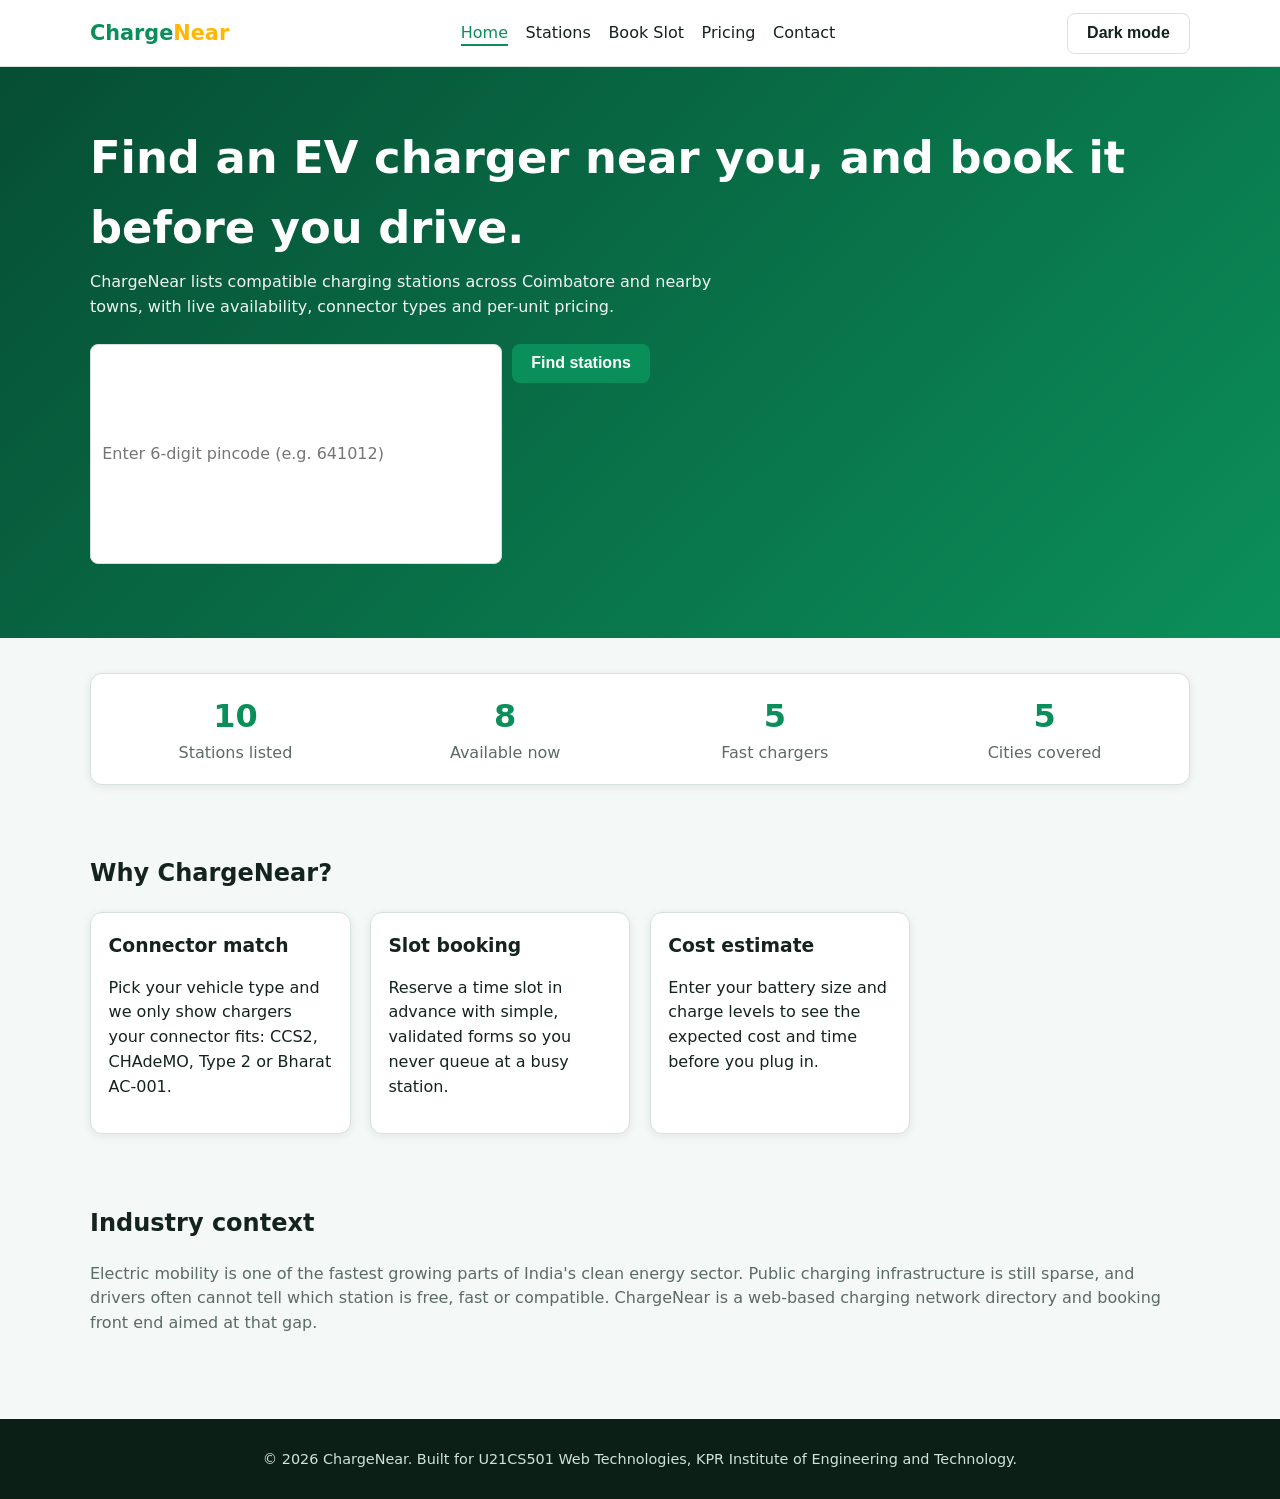
<file: index.html>
<!DOCTYPE html>
<html lang="en">
<head>
  <meta charset="UTF-8">
  <meta name="viewport" content="width=device-width, initial-scale=1">
  <meta name="description" content="ChargeNear helps EV owners in Tamil Nadu find compatible charging stations and book slots online.">
  <title>ChargeNear | EV Charging Station Finder</title>
  <link rel="stylesheet" href="css/style.css">
</head>
<body>
  <header class="site">
    <div class="container">
      <a class="logo" href="index.html">Charge<span>Near</span></a>
      <nav aria-label="Main">
        <ul>
          <li><a href="index.html">Home</a></li>
          <li><a href="stations.html">Stations</a></li>
          <li><a href="book.html">Book Slot</a></li>
          <li><a href="pricing.html">Pricing</a></li>
          <li><a href="contact.html">Contact</a></li>
        </ul>
      </nav>
      <button class="ghost" id="themeToggle" type="button">Dark mode</button>
    </div>
  </header>

  <main>
    <section class="hero">
      <div class="container">
        <h1>Find an EV charger near you, and book it before you drive.</h1>
        <p>ChargeNear lists compatible charging stations across Coimbatore and nearby towns, with live availability, connector types and per-unit pricing.</p>
        <form class="search-row" id="quickSearch" novalidate style="background:transparent;border:0;box-shadow:none;padding:0;">
          <div class="field" style="flex:1 1 220px;margin:0;">
            <label class="visually-hidden" for="pin">Pincode</label>
            <input id="pin" name="pincode" type="text" inputmode="numeric" maxlength="6" placeholder="Enter 6-digit pincode (e.g. 641012)" autocomplete="postal-code">
            <div class="error" style="color:#ffd6d2;"></div>
          </div>
          <div><button type="submit">Find stations</button></div>
        </form>
      </div>
    </section>

    <section>
      <div class="container">
        <div class="stats card">
          <div><div class="num" id="statTotal">0</div><div class="muted">Stations listed</div></div>
          <div><div class="num" id="statFree">0</div><div class="muted">Available now</div></div>
          <div><div class="num" id="statFast">0</div><div class="muted">Fast chargers</div></div>
          <div><div class="num" id="statCity">0</div><div class="muted">Cities covered</div></div>
        </div>
      </div>
    </section>

    <section>
      <div class="container">
        <h2>Why ChargeNear?</h2>
        <div class="grid">
          <article class="card"><h3>Connector match</h3><p>Pick your vehicle type and we only show chargers your connector fits: CCS2, CHAdeMO, Type 2 or Bharat AC-001.</p></article>
          <article class="card"><h3>Slot booking</h3><p>Reserve a time slot in advance with simple, validated forms so you never queue at a busy station.</p></article>
          <article class="card"><h3>Cost estimate</h3><p>Enter your battery size and charge levels to see the expected cost and time before you plug in.</p></article>
        </div>
      </div>
    </section>

    <section>
      <div class="container">
        <h2>Industry context</h2>
        <p class="muted">Electric mobility is one of the fastest growing parts of India's clean energy sector. Public charging infrastructure is still sparse, and drivers often cannot tell which station is free, fast or compatible. ChargeNear is a web-based charging network directory and booking front end aimed at that gap.</p>
      </div>
    </section>
  </main>

  <footer class="site">
    <div class="container">&copy; <span id="year">2026</span> ChargeNear. Built for U21CS501 Web Technologies, KPR Institute of Engineering and Technology.</div>
  </footer>

  <script src="js/data.js"></script>
  <script src="js/validate.js"></script>
  <script src="js/main.js"></script>
  <script>
    document.addEventListener("DOMContentLoaded", function () {
      // live stats via DOM
      document.getElementById("statTotal").textContent = STATIONS.length;
      document.getElementById("statFree").textContent = STATIONS.filter(function (s) { return s.available; }).length;
      document.getElementById("statFast").textContent = STATIONS.filter(function (s) { return s.speed === "fast"; }).length;
      document.getElementById("statCity").textContent = new Set(STATIONS.map(function (s) { return s.city; })).size;

      // pincode validation, then redirect with a query string (shows URL parsing in the review)
      const form = document.getElementById("quickSearch");
      const pin = document.getElementById("pin");
      const err = form.querySelector(".error");

      pin.addEventListener("keyup", function () {
        pin.value = pin.value.replace(/\D/g, "");
        err.textContent = "";
      });

      form.addEventListener("submit", function (e) {
        e.preventDefault();
        if (!Validators.pincode(pin.value)) {
          err.textContent = "Enter a valid 6-digit pincode (cannot start with 0).";
          pin.focus();
          return;
        }
        window.location.href = "stations.html?pincode=" + encodeURIComponent(pin.value) + "#results";
      });
    });
  </script>
</body>
</html>
</file>
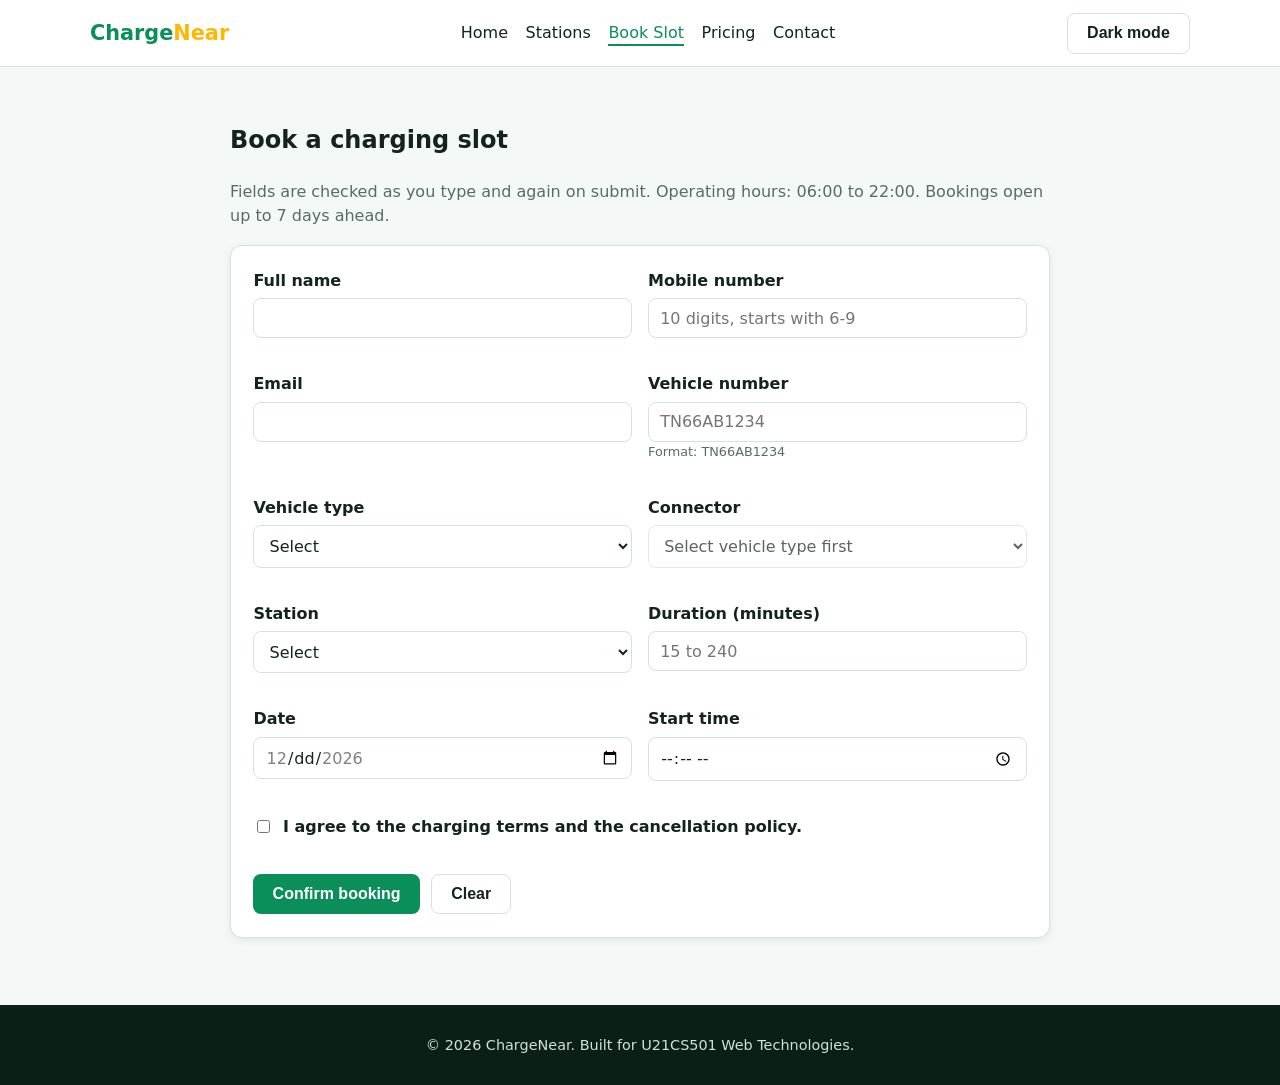
<file: book.html>
<!DOCTYPE html>
<html lang="en">
<head>
  <meta charset="UTF-8">
  <meta name="viewport" content="width=device-width, initial-scale=1">
  <meta name="description" content="Book an EV charging slot with ChargeNear. Validated booking form.">
  <title>Book a Slot | ChargeNear</title>
  <link rel="stylesheet" href="css/style.css">
</head>
<body>
  <header class="site">
    <div class="container">
      <a class="logo" href="index.html">Charge<span>Near</span></a>
      <nav aria-label="Main">
        <ul>
          <li><a href="index.html">Home</a></li>
          <li><a href="stations.html">Stations</a></li>
          <li><a href="book.html">Book Slot</a></li>
          <li><a href="pricing.html">Pricing</a></li>
          <li><a href="contact.html">Contact</a></li>
        </ul>
      </nav>
      <button class="ghost" id="themeToggle" type="button">Dark mode</button>
    </div>
  </header>

  <main>
    <section>
      <div class="container" style="max-width:820px;">
        <h1>Book a charging slot</h1>
        <p class="muted">Fields are checked as you type and again on submit. Operating hours: 06:00 to 22:00. Bookings open up to 7 days ahead.</p>

        <form id="bookForm" novalidate>
          <div class="form-row">
            <div class="field">
              <label for="name">Full name</label>
              <input id="name" name="name" type="text" maxlength="40" autocomplete="name">
              <div class="error"></div>
            </div>
            <div class="field">
              <label for="mobile">Mobile number</label>
              <input id="mobile" name="mobile" type="tel" inputmode="numeric" maxlength="10" placeholder="10 digits, starts with 6-9" autocomplete="tel">
              <div class="error"></div>
            </div>
          </div>

          <div class="form-row">
            <div class="field">
              <label for="email">Email</label>
              <input id="email" name="email" type="email" autocomplete="email">
              <div class="error"></div>
            </div>
            <div class="field">
              <label for="vehicleNo">Vehicle number</label>
              <input id="vehicleNo" name="vehicleNo" type="text" maxlength="13" placeholder="TN66AB1234" style="text-transform:uppercase;">
              <span class="hint">Format: TN66AB1234</span>
              <div class="error"></div>
            </div>
          </div>

          <div class="form-row">
            <div class="field">
              <label for="vehicleType">Vehicle type</label>
              <select id="vehicleType" name="vehicleType">
                <option value="">Select</option>
                <option value="bike">Two-wheeler</option>
                <option value="car">Car</option>
              </select>
              <div class="error"></div>
            </div>
            <div class="field">
              <label for="connector">Connector</label>
              <select id="connector" name="connector" disabled>
                <option value="">Select vehicle type first</option>
              </select>
              <div class="error"></div>
            </div>
          </div>

          <div class="form-row">
            <div class="field">
              <label for="station">Station</label>
              <select id="station" name="station">
                <option value="">Select</option>
              </select>
              <div class="error"></div>
            </div>
            <div class="field">
              <label for="duration">Duration (minutes)</label>
              <input id="duration" name="duration" type="number" min="15" max="240" step="15" placeholder="15 to 240">
              <div class="error"></div>
            </div>
          </div>

          <div class="form-row">
            <div class="field">
              <label for="date">Date</label>
              <input id="date" name="date" type="date">
              <div class="error"></div>
            </div>
            <div class="field">
              <label for="time">Start time</label>
              <input id="time" name="time" type="time">
              <div class="error"></div>
            </div>
          </div>

          <div class="field" style="flex-direction:row;align-items:flex-start;gap:.6rem;">
            <input id="agree" name="agree" type="checkbox" style="margin-top:.35rem;">
            <div>
              <label for="agree" style="margin:0;">I agree to the charging terms and the cancellation policy.</label>
              <div class="error"></div>
            </div>
          </div>

          <div style="display:flex;gap:.7rem;flex-wrap:wrap;">
            <button type="submit">Confirm booking</button>
            <button type="reset" class="ghost" id="resetForm">Clear</button>
          </div>
          <div id="formAlert" class="alert"></div>
        </form>

        <div id="receipt" class="result" style="display:none;"></div>
      </div>
    </section>
  </main>

  <footer class="site">
    <div class="container">&copy; <span id="year">2026</span> ChargeNear. Built for U21CS501 Web Technologies.</div>
  </footer>

  <script src="js/data.js"></script>
  <script src="js/validate.js"></script>
  <script src="js/main.js"></script>
  <script>
    document.addEventListener("DOMContentLoaded", function () {
      const form = document.getElementById("bookForm");
      const f = {
        name: document.getElementById("name"),
        mobile: document.getElementById("mobile"),
        email: document.getElementById("email"),
        vehicleNo: document.getElementById("vehicleNo"),
        vehicleType: document.getElementById("vehicleType"),
        connector: document.getElementById("connector"),
        station: document.getElementById("station"),
        duration: document.getElementById("duration"),
        date: document.getElementById("date"),
        time: document.getElementById("time"),
        agree: document.getElementById("agree")
      };
      const alertBox = document.getElementById("formAlert");
      const receipt = document.getElementById("receipt");

      // date picker limits: today to +7 days
      function iso(d) {
        const m = String(d.getMonth() + 1).padStart(2, "0");
        const day = String(d.getDate()).padStart(2, "0");
        return d.getFullYear() + "-" + m + "-" + day;
      }
      const today = new Date();
      const max = new Date(); max.setDate(max.getDate() + 7);
      f.date.min = iso(today);
      f.date.max = iso(max);

      // fill stations
      STATIONS.forEach(function (s) {
        const o = document.createElement("option");
        o.value = s.id;
        o.textContent = s.name + " (" + s.city + ")";
        f.station.appendChild(o);
      });

      // preselect station from ?station=ID
      const pre = new URLSearchParams(window.location.search).get("station");
      if (pre && STATIONS.some(function (s) { return String(s.id) === pre; })) f.station.value = pre;

      function stationById(id) {
        return STATIONS.find(function (s) { return String(s.id) === String(id); });
      }

      // dependent dropdown: connector depends on vehicle type AND station
      function refreshConnectors() {
        const type = f.vehicleType.value;
        const st = stationById(f.station.value);
        f.connector.innerHTML = "";
        if (!type) {
          f.connector.disabled = true;
          f.connector.innerHTML = '<option value="">Select vehicle type first</option>';
          return;
        }
        let allowed = CONNECTOR_RULES[type];
        if (st) allowed = allowed.filter(function (c) { return st.connectors.indexOf(c) !== -1; });
        f.connector.disabled = false;
        const first = document.createElement("option");
        first.value = ""; first.textContent = allowed.length ? "Select" : "No compatible connector here";
        f.connector.appendChild(first);
        allowed.forEach(function (c) {
          const o = document.createElement("option");
          o.value = c; o.textContent = c;
          f.connector.appendChild(o);
        });
      }

      // individual validators return an error message or ""
      const rules = {
        name: function () { return Validators.name(f.name.value) ? "" : "Enter a valid name (letters only, 2-40 characters)."; },
        mobile: function () { return Validators.mobile(f.mobile.value) ? "" : "Enter a 10-digit mobile number starting with 6, 7, 8 or 9."; },
        email: function () { return Validators.email(f.email.value) ? "" : "Enter a valid email address."; },
        vehicleNo: function () { return Validators.vehicleNumber(f.vehicleNo.value) ? "" : "Use format like TN66AB1234."; },
        vehicleType: function () { return f.vehicleType.value ? "" : "Select a vehicle type."; },
        connector: function () {
          if (!f.vehicleType.value) return "Select vehicle type first.";
          if (!f.connector.value) return "Select a compatible connector.";
          if (CONNECTOR_RULES[f.vehicleType.value].indexOf(f.connector.value) === -1) return "This connector does not fit your vehicle type.";
          const st = stationById(f.station.value);
          if (st && st.connectors.indexOf(f.connector.value) === -1) return "This station does not have that connector.";
          return "";
        },
        station: function () {
          if (!f.station.value) return "Select a station.";
          const st = stationById(f.station.value);
          if (st && f.vehicleType.value && st.vehicles.indexOf(f.vehicleType.value) === -1) return "This station does not support your vehicle type.";
          return "";
        },
        duration: function () {
          if (!Validators.numberBetween(f.duration.value, 15, 240)) return "Enter between 15 and 240 minutes.";
          if (Number(f.duration.value) % 15 !== 0) return "Duration must be in steps of 15 minutes.";
          return "";
        },
        date: function () {
          if (!f.date.value) return "Pick a date.";
          if (!Validators.futureOrToday(f.date.value)) return "Date cannot be in the past.";
          if (!Validators.withinDays(f.date.value, 7)) return "Bookings open only 7 days ahead.";
          return "";
        },
        time: function () {
          if (!f.time.value) return "Pick a start time.";
          if (!Validators.withinHours(f.time.value, OPEN_HOUR, CLOSE_HOUR)) return "Station is open 06:00 to 22:00.";
          if (f.date.value && Validators.futureOrToday(f.date.value) && !Validators.notPastTime(f.date.value, f.time.value)) return "That time has already passed today.";
          // booking must end before closing
          if (f.duration.value && Validators.numberBetween(f.duration.value, 15, 240)) {
            const parts = f.time.value.split(":").map(Number);
            const end = parts[0] * 60 + parts[1] + Number(f.duration.value);
            if (end > CLOSE_HOUR * 60) return "Session would end after closing time (22:00).";
          }
          return "";
        },
        agree: function () { return f.agree.checked ? "" : "You must accept the terms."; }
      };

      function check(key) {
        return setFieldState(f[key], rules[key]());
      }

      // live validation (keyup / change / blur)
      f.mobile.addEventListener("keyup", function () { f.mobile.value = f.mobile.value.replace(/\D/g, ""); check("mobile"); });
      f.vehicleNo.addEventListener("keyup", function () { f.vehicleNo.value = f.vehicleNo.value.toUpperCase(); check("vehicleNo"); });
      ["name", "email"].forEach(function (k) { f[k].addEventListener("blur", function () { check(k); }); });
      f.name.addEventListener("keyup", function () { check("name"); });
      f.duration.addEventListener("input", function () { check("duration"); if (f.time.value) check("time"); });
      f.date.addEventListener("change", function () { check("date"); if (f.time.value) check("time"); });
      f.time.addEventListener("change", function () { check("time"); });
      f.agree.addEventListener("change", function () { check("agree"); });

      f.vehicleType.addEventListener("change", function () {
        refreshConnectors();
        check("vehicleType");
        if (f.station.value) check("station");
      });
      f.station.addEventListener("change", function () {
        refreshConnectors();
        check("station");
      });
      f.connector.addEventListener("change", function () { check("connector"); });

      form.addEventListener("submit", function (e) {
        e.preventDefault();
        const order = ["name", "mobile", "email", "vehicleNo", "vehicleType", "station", "connector", "duration", "date", "time", "agree"];
        let firstBad = null;
        order.forEach(function (k) {
          if (!check(k) && !firstBad) firstBad = f[k];
        });
        receipt.style.display = "none";

        if (firstBad) {
          showAlert(alertBox, "fail", "Please fix the highlighted fields and try again.");
          firstBad.focus();
          return;
        }

        const st = stationById(f.station.value);
        const kwh = Math.round((st.kw * Number(f.duration.value) / 60) * 10) / 10;
        const cost = Math.round(kwh * st.price);
        const ref = "CN" + Date.now().toString().slice(-6);

        showAlert(alertBox, "success", "Booking confirmed. Your reference is " + ref + ".");
        receipt.innerHTML = "";
        const lines = [
          ["Reference", ref],
          ["Name", f.name.value.trim()],
          ["Vehicle", f.vehicleNo.value.replace(/[\s-]/g, "").toUpperCase() + " (" + (f.vehicleType.value === "car" ? "Car" : "Two-wheeler") + ")"],
          ["Station", st.name + ", " + st.city],
          ["Connector", f.connector.value],
          ["Slot", f.date.value + " at " + f.time.value + " for " + f.duration.value + " min"],
          ["Max energy (at full power)", kwh + " kWh"],
          ["Max estimated cost", "Rs " + cost]
        ];
        lines.forEach(function (row) {
          const p = document.createElement("p");
          p.style.margin = "0 0 .3rem";
          const strong = document.createElement("strong");
          strong.textContent = row[0] + ": ";
          p.appendChild(strong);
          p.appendChild(document.createTextNode(row[1]));
          receipt.appendChild(p);
        });
        receipt.style.display = "block";
        if (receipt.scrollIntoView) receipt.scrollIntoView({ behavior: "smooth", block: "nearest" });
      });

      form.addEventListener("reset", function () {
        setTimeout(function () {
          clearFormState(form);
          refreshConnectors();
          alertBox.className = "alert";
          receipt.style.display = "none";
        }, 0);
      });

      refreshConnectors();
    });
  </script>
</body>
</html>
</file>
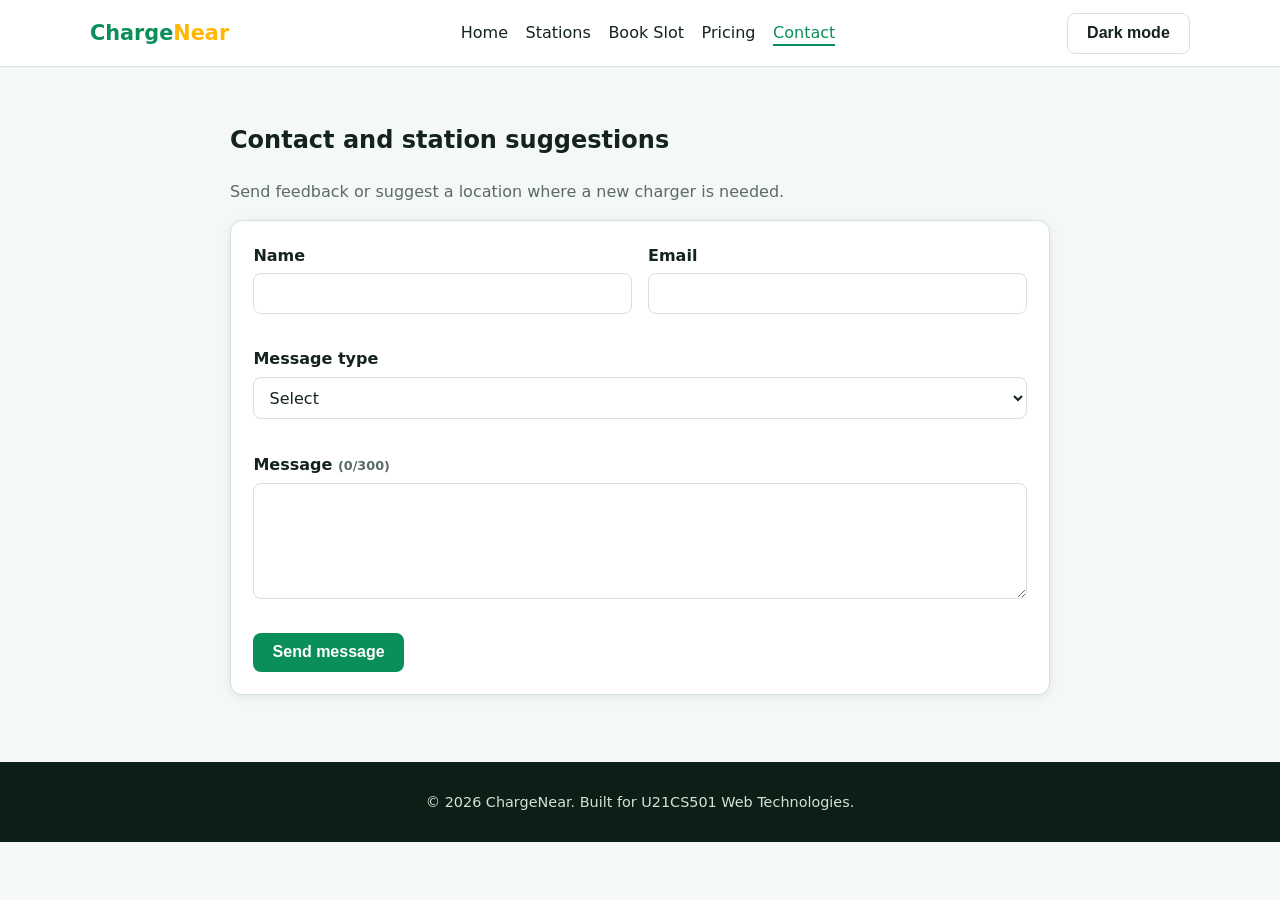
<file: contact.html>
<!DOCTYPE html>
<html lang="en">
<head>
  <meta charset="UTF-8">
  <meta name="viewport" content="width=device-width, initial-scale=1">
  <meta name="description" content="Contact ChargeNear or suggest a new EV charging station location.">
  <title>Contact | ChargeNear</title>
  <link rel="stylesheet" href="css/style.css">
</head>
<body>
  <header class="site">
    <div class="container">
      <a class="logo" href="index.html">Charge<span>Near</span></a>
      <nav aria-label="Main">
        <ul>
          <li><a href="index.html">Home</a></li>
          <li><a href="stations.html">Stations</a></li>
          <li><a href="book.html">Book Slot</a></li>
          <li><a href="pricing.html">Pricing</a></li>
          <li><a href="contact.html">Contact</a></li>
        </ul>
      </nav>
      <button class="ghost" id="themeToggle" type="button">Dark mode</button>
    </div>
  </header>

  <main>
    <section>
      <div class="container" style="max-width:820px;">
        <h1>Contact and station suggestions</h1>
        <p class="muted">Send feedback or suggest a location where a new charger is needed.</p>

        <form id="contactForm" novalidate>
          <div class="form-row">
            <div class="field">
              <label for="cName">Name</label>
              <input id="cName" type="text" maxlength="40" autocomplete="name">
              <div class="error"></div>
            </div>
            <div class="field">
              <label for="cEmail">Email</label>
              <input id="cEmail" type="email" autocomplete="email">
              <div class="error"></div>
            </div>
          </div>
          <div class="form-row">
            <div class="field">
              <label for="cType">Message type</label>
              <select id="cType">
                <option value="">Select</option>
                <option value="feedback">General feedback</option>
                <option value="suggest">Suggest a station location</option>
                <option value="issue">Report a faulty charger</option>
              </select>
              <div class="error"></div>
            </div>
            <div class="field" id="pinWrap" style="display:none;">
              <label for="cPin">Pincode of location</label>
              <input id="cPin" type="text" inputmode="numeric" maxlength="6" placeholder="6 digits">
              <div class="error"></div>
            </div>
          </div>
          <div class="field">
            <label for="cMsg">Message <span class="hint" id="cnt">(0/300)</span></label>
            <textarea id="cMsg" rows="5" maxlength="300"></textarea>
            <div class="error"></div>
          </div>
          <button type="submit">Send message</button>
          <div id="cAlert" class="alert"></div>
        </form>
      </div>
    </section>
  </main>

  <footer class="site">
    <div class="container">&copy; <span id="year">2026</span> ChargeNear. Built for U21CS501 Web Technologies.</div>
  </footer>

  <script src="js/data.js"></script>
  <script src="js/validate.js"></script>
  <script src="js/main.js"></script>
  <script>
    document.addEventListener("DOMContentLoaded", function () {
      const form = document.getElementById("contactForm");
      const n = document.getElementById("cName");
      const e = document.getElementById("cEmail");
      const t = document.getElementById("cType");
      const p = document.getElementById("cPin");
      const pw = document.getElementById("pinWrap");
      const m = document.getElementById("cMsg");
      const cnt = document.getElementById("cnt");
      const box = document.getElementById("cAlert");

      function needsPin() { return t.value === "suggest" || t.value === "issue"; }

      const checks = {
        n: function () { return setFieldState(n, Validators.name(n.value) ? "" : "Enter a valid name."); },
        e: function () { return setFieldState(e, Validators.email(e.value) ? "" : "Enter a valid email address."); },
        t: function () { return setFieldState(t, t.value ? "" : "Choose a message type."); },
        p: function () {
          if (!needsPin()) return true;
          return setFieldState(p, Validators.pincode(p.value) ? "" : "Enter a valid 6-digit pincode.");
        },
        m: function () {
          const len = m.value.trim().length;
          return setFieldState(m, len >= 10 ? "" : "Message must be at least 10 characters.");
        }
      };

      t.addEventListener("change", function () {
        pw.style.display = needsPin() ? "flex" : "none";
        if (!needsPin()) {
          p.value = "";
          pw.classList.remove("valid", "invalid");
          pw.querySelector(".error").textContent = "";
        }
        checks.t();
      });
      n.addEventListener("blur", checks.n);
      e.addEventListener("blur", checks.e);
      p.addEventListener("keyup", function () { p.value = p.value.replace(/\D/g, ""); checks.p(); });
      m.addEventListener("keyup", function () {
        cnt.textContent = "(" + m.value.length + "/300)";
        checks.m();
      });

      form.addEventListener("submit", function (ev) {
        ev.preventDefault();
        const results = [checks.n(), checks.e(), checks.t(), checks.p(), checks.m()];
        if (results.indexOf(false) !== -1) {
          showAlert(box, "fail", "Please correct the highlighted fields.");
          return;
        }
        showAlert(box, "success", "Thank you, " + n.value.trim() + ". Your message has been recorded (demo only, nothing is sent to a server).");
        form.reset();
        clearFormState(form);
        pw.style.display = "none";
        cnt.textContent = "(0/300)";
      });
    });
  </script>
</body>
</html>
</file>
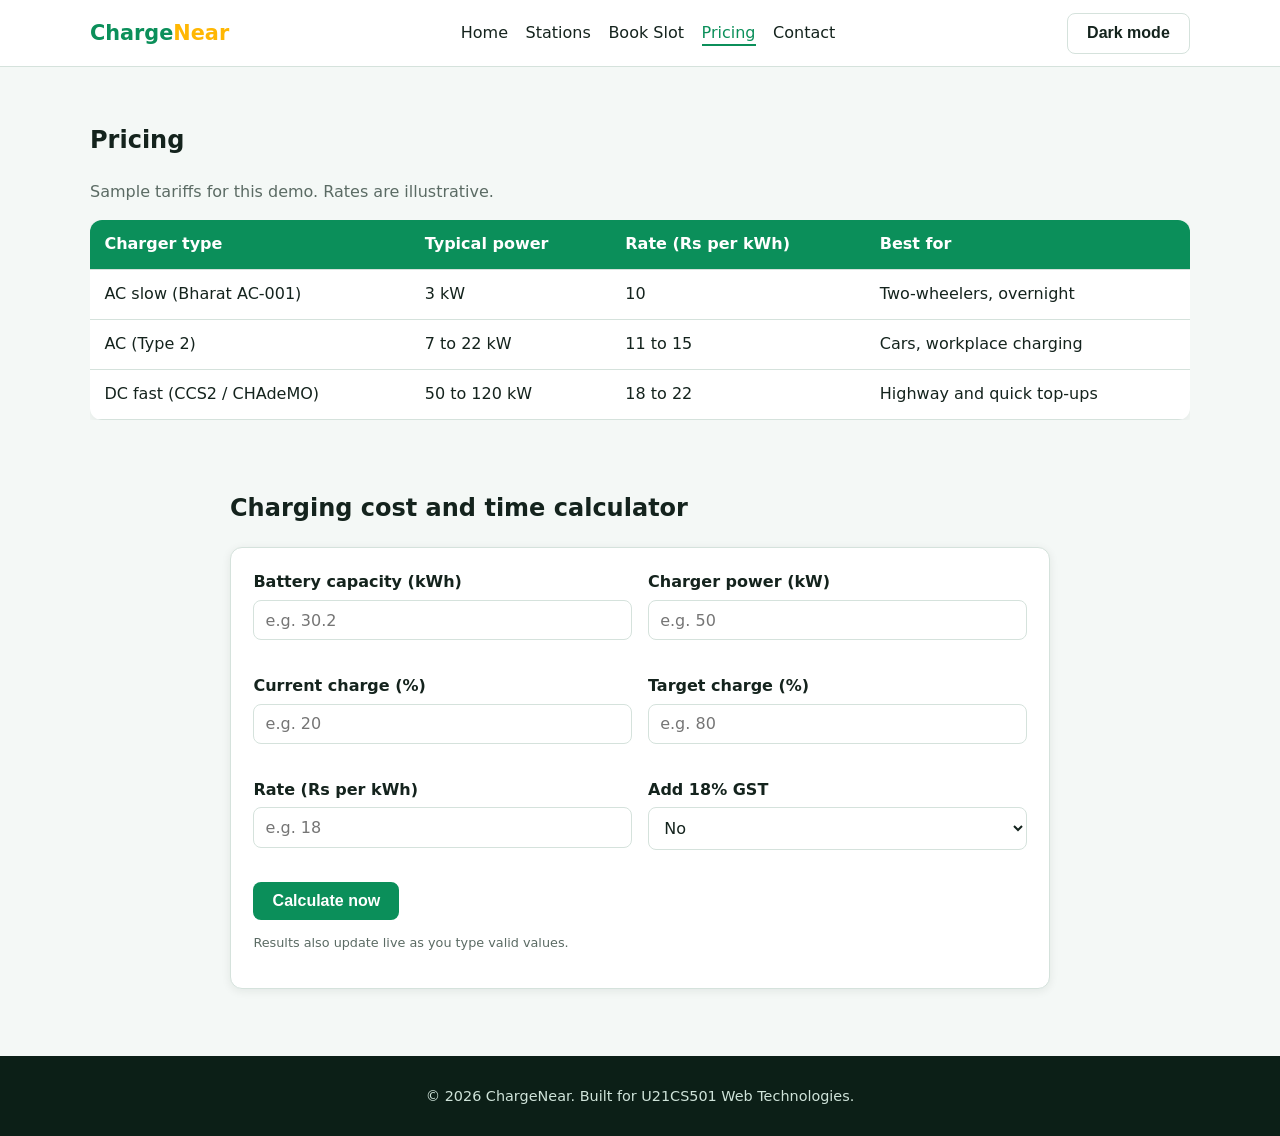
<file: pricing.html>
<!DOCTYPE html>
<html lang="en">
<head>
  <meta charset="UTF-8">
  <meta name="viewport" content="width=device-width, initial-scale=1">
  <meta name="description" content="ChargeNear tariffs and an EV charging cost and time calculator.">
  <title>Pricing | ChargeNear</title>
  <link rel="stylesheet" href="css/style.css">
</head>
<body>
  <header class="site">
    <div class="container">
      <a class="logo" href="index.html">Charge<span>Near</span></a>
      <nav aria-label="Main">
        <ul>
          <li><a href="index.html">Home</a></li>
          <li><a href="stations.html">Stations</a></li>
          <li><a href="book.html">Book Slot</a></li>
          <li><a href="pricing.html">Pricing</a></li>
          <li><a href="contact.html">Contact</a></li>
        </ul>
      </nav>
      <button class="ghost" id="themeToggle" type="button">Dark mode</button>
    </div>
  </header>

  <main>
    <section>
      <div class="container">
        <h1>Pricing</h1>
        <p class="muted">Sample tariffs for this demo. Rates are illustrative.</p>
        <div style="overflow-x:auto;">
          <table>
            <caption class="visually-hidden">Charging tariff by charger type</caption>
            <thead>
              <tr><th scope="col">Charger type</th><th scope="col">Typical power</th><th scope="col">Rate (Rs per kWh)</th><th scope="col">Best for</th></tr>
            </thead>
            <tbody>
              <tr><td>AC slow (Bharat AC-001)</td><td>3 kW</td><td>10</td><td>Two-wheelers, overnight</td></tr>
              <tr><td>AC (Type 2)</td><td>7 to 22 kW</td><td>11 to 15</td><td>Cars, workplace charging</td></tr>
              <tr><td>DC fast (CCS2 / CHAdeMO)</td><td>50 to 120 kW</td><td>18 to 22</td><td>Highway and quick top-ups</td></tr>
            </tbody>
          </table>
        </div>
      </div>
    </section>

    <section>
      <div class="container" style="max-width:820px;">
        <h2>Charging cost and time calculator</h2>
        <form id="calcForm" novalidate>
          <div class="form-row">
            <div class="field">
              <label for="battery">Battery capacity (kWh)</label>
              <input id="battery" type="number" min="1" max="150" step="0.1" placeholder="e.g. 30.2">
              <div class="error"></div>
            </div>
            <div class="field">
              <label for="power">Charger power (kW)</label>
              <input id="power" type="number" min="1" max="150" step="0.1" placeholder="e.g. 50">
              <div class="error"></div>
            </div>
          </div>
          <div class="form-row">
            <div class="field">
              <label for="from">Current charge (%)</label>
              <input id="from" type="number" min="0" max="99" placeholder="e.g. 20">
              <div class="error"></div>
            </div>
            <div class="field">
              <label for="to">Target charge (%)</label>
              <input id="to" type="number" min="1" max="100" placeholder="e.g. 80">
              <div class="error"></div>
            </div>
          </div>
          <div class="form-row">
            <div class="field">
              <label for="rate">Rate (Rs per kWh)</label>
              <input id="rate" type="number" min="1" max="100" step="0.5" placeholder="e.g. 18">
              <div class="error"></div>
            </div>
            <div class="field">
              <label for="gst">Add 18% GST</label>
              <select id="gst"><option value="no">No</option><option value="yes">Yes</option></select>
            </div>
          </div>
          <button type="button" id="calcBtn">Calculate now</button>
          <p class="hint">Results also update live as you type valid values.</p>
        </form>
        <div id="out" class="result" aria-live="polite" style="display:none;"></div>
      </div>
    </section>
  </main>

  <footer class="site">
    <div class="container">&copy; <span id="year">2026</span> ChargeNear. Built for U21CS501 Web Technologies.</div>
  </footer>

  <script src="js/data.js"></script>
  <script src="js/validate.js"></script>
  <script src="js/main.js"></script>
  <script>
    document.addEventListener("DOMContentLoaded", function () {
      const el = {
        battery: document.getElementById("battery"),
        power: document.getElementById("power"),
        from: document.getElementById("from"),
        to: document.getElementById("to"),
        rate: document.getElementById("rate"),
        gst: document.getElementById("gst")
      };
      const out = document.getElementById("out");

      function validateAll(showErrors) {
        const errs = {};
        if (!Validators.numberBetween(el.battery.value, 1, 150)) errs.battery = "Enter a capacity between 1 and 150 kWh.";
        if (!Validators.numberBetween(el.power.value, 1, 150)) errs.power = "Enter a power between 1 and 150 kW.";
        if (!Validators.numberBetween(el.from.value, 0, 99)) errs.from = "Enter a value from 0 to 99.";
        if (!Validators.numberBetween(el.to.value, 1, 100)) errs.to = "Enter a value from 1 to 100.";
        if (!errs.from && !errs.to && Number(el.to.value) <= Number(el.from.value)) errs.to = "Target must be higher than current charge.";
        if (!Validators.numberBetween(el.rate.value, 1, 100)) errs.rate = "Enter a rate between 1 and 100.";

        ["battery", "power", "from", "to", "rate"].forEach(function (k) {
          if (errs[k]) {
            if (showErrors || el[k].value !== "") setFieldState(el[k], errs[k]);
          } else {
            setFieldState(el[k], "");
          }
        });
        return Object.keys(errs).length === 0;
      }

      function calculate() {
        const ok = validateAll(true);
        if (!ok) { out.style.display = "none"; return; }
        const kwh = Number(el.battery.value) * (Number(el.to.value) - Number(el.from.value)) / 100;
        // simple model: 90% charging efficiency, constant power
        const grid = kwh / 0.9;
        const hours = grid / Number(el.power.value);
        let cost = grid * Number(el.rate.value);
        if (el.gst.value === "yes") cost *= 1.18;
        const mins = Math.round(hours * 60);
        const h = Math.floor(mins / 60), m = mins % 60;

        out.innerHTML = "";
        const rows = [
          ["Energy added to battery", kwh.toFixed(1) + " kWh"],
          ["Energy drawn from the grid (90% efficiency)", grid.toFixed(1) + " kWh"],
          ["Estimated time", (h > 0 ? h + " h " : "") + m + " min"],
          ["Estimated cost", "Rs " + cost.toFixed(2)]
        ];
        rows.forEach(function (r) {
          const p = document.createElement("p");
          p.style.margin = "0 0 .3rem";
          const s = document.createElement("strong");
          s.textContent = r[0] + ": ";
          p.appendChild(s);
          p.appendChild(document.createTextNode(r[1]));
          out.appendChild(p);
        });
        out.style.display = "block";
      }

      document.getElementById("calcBtn").addEventListener("click", calculate);
      Object.keys(el).forEach(function (k) {
        function live() {
          // live update only when everything is valid, so the person is not nagged mid-typing
          if (validateAll(false)) calculate();
          else out.style.display = "none"; // never leave a stale result on screen
        }
        el[k].addEventListener("input", live);
        el[k].addEventListener("change", live);
      });
    });
  </script>
</body>
</html>
</file>
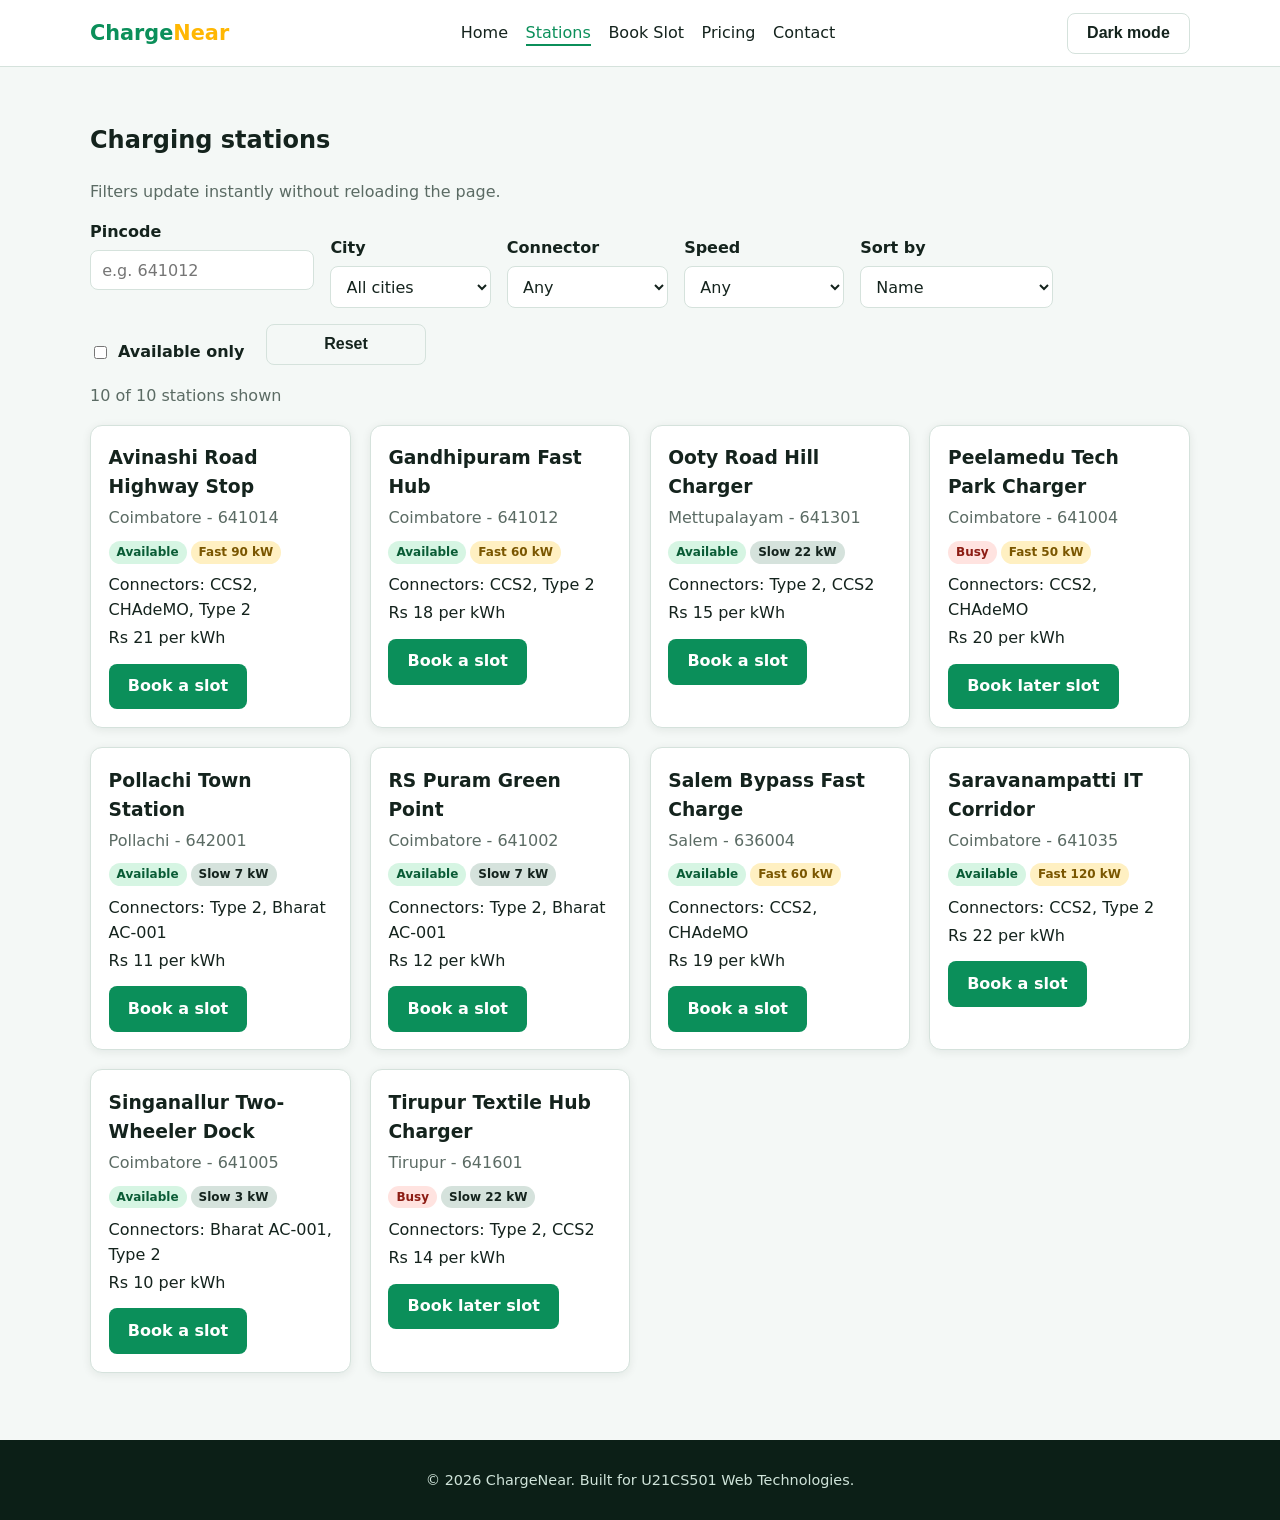
<file: stations.html>
<!DOCTYPE html>
<html lang="en">
<head>
  <meta charset="UTF-8">
  <meta name="viewport" content="width=device-width, initial-scale=1">
  <meta name="description" content="Browse and filter EV charging stations by connector, speed, city and availability.">
  <title>Stations | ChargeNear</title>
  <link rel="stylesheet" href="css/style.css">
</head>
<body>
  <header class="site">
    <div class="container">
      <a class="logo" href="index.html">Charge<span>Near</span></a>
      <nav aria-label="Main">
        <ul>
          <li><a href="index.html">Home</a></li>
          <li><a href="stations.html">Stations</a></li>
          <li><a href="book.html">Book Slot</a></li>
          <li><a href="pricing.html">Pricing</a></li>
          <li><a href="contact.html">Contact</a></li>
        </ul>
      </nav>
      <button class="ghost" id="themeToggle" type="button">Dark mode</button>
    </div>
  </header>

  <main>
    <section>
      <div class="container">
        <h1>Charging stations</h1>
        <p class="muted">Filters update instantly without reloading the page.</p>

        <div class="filters" id="filters">
          <div class="field">
            <label for="fPin">Pincode</label>
            <input id="fPin" type="text" inputmode="numeric" maxlength="6" placeholder="e.g. 641012">
            <div class="error"></div>
          </div>
          <div class="field">
            <label for="fCity">City</label>
            <select id="fCity"><option value="">All cities</option></select>
          </div>
          <div class="field">
            <label for="fConn">Connector</label>
            <select id="fConn">
              <option value="">Any</option>
              <option>CCS2</option>
              <option>CHAdeMO</option>
              <option>Type 2</option>
              <option>Bharat AC-001</option>
            </select>
          </div>
          <div class="field">
            <label for="fSpeed">Speed</label>
            <select id="fSpeed">
              <option value="">Any</option>
              <option value="fast">Fast (DC)</option>
              <option value="slow">Slow (AC)</option>
            </select>
          </div>
          <div class="field">
            <label for="fSort">Sort by</label>
            <select id="fSort">
              <option value="name">Name</option>
              <option value="price-asc">Price: low to high</option>
              <option value="price-desc">Price: high to low</option>
              <option value="kw-desc">Power: high to low</option>
            </select>
          </div>
          <div class="field" style="flex-direction:row;align-items:center;gap:.5rem;">
            <input id="fAvail" type="checkbox">
            <label for="fAvail" style="margin:0;">Available only</label>
          </div>
          <div class="field"><button type="button" class="ghost" id="resetBtn">Reset</button></div>
        </div>

        <p id="count" class="muted" aria-live="polite"></p>
        <div id="results" class="grid"></div>
        <p id="empty" class="alert fail">No stations match your filters. Try removing one.</p>
      </div>
    </section>
  </main>

  <footer class="site">
    <div class="container">&copy; <span id="year">2026</span> ChargeNear. Built for U21CS501 Web Technologies.</div>
  </footer>

  <script src="js/data.js"></script>
  <script src="js/validate.js"></script>
  <script src="js/main.js"></script>
  <script>
    document.addEventListener("DOMContentLoaded", function () {
      const els = {
        pin: document.getElementById("fPin"),
        city: document.getElementById("fCity"),
        conn: document.getElementById("fConn"),
        speed: document.getElementById("fSpeed"),
        sort: document.getElementById("fSort"),
        avail: document.getElementById("fAvail"),
        reset: document.getElementById("resetBtn"),
        list: document.getElementById("results"),
        count: document.getElementById("count"),
        empty: document.getElementById("empty")
      };

      // fill city dropdown from data
      Array.from(new Set(STATIONS.map(function (s) { return s.city; }))).sort().forEach(function (c) {
        const o = document.createElement("option");
        o.value = c; o.textContent = c;
        els.city.appendChild(o);
      });

      // read ?pincode=...&connector=... from the URL (URL parsing)
      const params = new URLSearchParams(window.location.search);
      if (params.get("pincode")) els.pin.value = params.get("pincode");
      if (params.get("connector")) els.conn.value = params.get("connector");
      if (params.get("speed")) els.speed.value = params.get("speed");

      function render() {
        // validate pincode filter (only when something is typed)
        const pinVal = els.pin.value.trim();
        let pinOk = true;
        if (pinVal.length > 0 && pinVal.length < 6) {
          setFieldState(els.pin, "Pincode must be 6 digits");
          pinOk = false;
        } else if (pinVal.length === 6 && !Validators.pincode(pinVal)) {
          setFieldState(els.pin, "Invalid pincode");
          pinOk = false;
        } else if (pinVal.length === 6) {
          setFieldState(els.pin, "");
        } else {
          clearFormState(els.pin.closest(".field").parentElement);
        }

        let rows = STATIONS.filter(function (s) {
          if (pinOk && pinVal.length === 6 && s.pincode !== pinVal) return false;
          if (els.city.value && s.city !== els.city.value) return false;
          if (els.conn.value && s.connectors.indexOf(els.conn.value) === -1) return false;
          if (els.speed.value && s.speed !== els.speed.value) return false;
          if (els.avail.checked && !s.available) return false;
          return true;
        });

        const sorters = {
          "name": function (a, b) { return a.name.localeCompare(b.name); },
          "price-asc": function (a, b) { return a.price - b.price; },
          "price-desc": function (a, b) { return b.price - a.price; },
          "kw-desc": function (a, b) { return b.kw - a.kw; }
        };
        rows.sort(sorters[els.sort.value]);

        els.list.innerHTML = "";
        rows.forEach(function (s) {
          const card = document.createElement("article");
          card.className = "card";

          const h = document.createElement("h3");
          h.textContent = s.name;
          card.appendChild(h);

          const loc = document.createElement("p");
          loc.className = "muted";
          loc.style.margin = "0 0 .5rem";
          loc.textContent = s.city + " - " + s.pincode;
          card.appendChild(loc);

          const badges = document.createElement("div");
          const status = document.createElement("span");
          status.className = "badge " + (s.available ? "free" : "busy");
          status.textContent = s.available ? "Available" : "Busy";
          badges.appendChild(status);
          const sp = document.createElement("span");
          sp.className = "badge " + (s.speed === "fast" ? "fast" : "");
          sp.textContent = (s.speed === "fast" ? "Fast " : "Slow ") + s.kw + " kW";
          badges.appendChild(sp);
          card.appendChild(badges);

          const conn = document.createElement("p");
          conn.style.margin = ".6rem 0 .2rem";
          conn.textContent = "Connectors: " + s.connectors.join(", ");
          card.appendChild(conn);

          const price = document.createElement("p");
          price.style.margin = "0 0 .8rem";
          price.textContent = "Rs " + s.price + " per kWh";
          card.appendChild(price);

          const a = document.createElement("a");
          a.className = "btn";
          a.href = "book.html?station=" + s.id;
          a.textContent = s.available ? "Book a slot" : "Book later slot";
          card.appendChild(a);

          els.list.appendChild(card);
        });

        els.count.textContent = rows.length + " of " + STATIONS.length + " stations shown";
        els.empty.classList.toggle("show", rows.length === 0);
      }

      els.pin.addEventListener("keyup", function () {
        els.pin.value = els.pin.value.replace(/\D/g, "");
        render();
      });
      [els.city, els.conn, els.speed, els.sort, els.avail].forEach(function (el) {
        el.addEventListener("change", render);
      });
      els.reset.addEventListener("click", function () {
        els.pin.value = ""; els.city.value = ""; els.conn.value = "";
        els.speed.value = ""; els.sort.value = "name"; els.avail.checked = false;
        render();
      });

      render();
    });
  </script>
</body>
</html>
</file>
<file: css/style.css>
/* ChargeNear - shared styles */
:root {
  --bg: #f4f8f6;
  --surface: #ffffff;
  --text: #14231d;
  --muted: #5b6b64;
  --brand: #0b8f5a;
  --brand-dark: #076b43;
  --accent: #ffb703;
  --danger: #c62828;
  --ok: #1b7f3b;
  --border: #d5e2dc;
  --radius: 12px;
  --shadow: 0 2px 10px rgba(10, 40, 30, 0.08);
}

body.dark {
  --bg: #0f1a16;
  --surface: #17251f;
  --text: #e6f2ec;
  --muted: #9fb4aa;
  --border: #2a3d34;
  --shadow: 0 2px 10px rgba(0, 0, 0, 0.4);
}

* { box-sizing: border-box; }

body {
  margin: 0;
  font-family: "Segoe UI", system-ui, -apple-system, Roboto, Arial, sans-serif;
  background: var(--bg);
  color: var(--text);
  line-height: 1.55;
}

a { color: var(--brand); }
img { max-width: 100%; height: auto; }

.container { width: min(1100px, 92%); margin: 0 auto; }

/* Header / nav */
header.site {
  background: var(--surface);
  border-bottom: 1px solid var(--border);
  position: sticky;
  top: 0;
  z-index: 10;
}
header.site .container {
  display: flex;
  align-items: center;
  justify-content: space-between;
  gap: 1rem;
  padding: 0.8rem 0;
  flex-wrap: wrap;
}
.logo {
  font-weight: 800;
  font-size: 1.3rem;
  color: var(--brand);
  text-decoration: none;
}
.logo span { color: var(--accent); }
nav ul { list-style: none; display: flex; gap: 1.1rem; margin: 0; padding: 0; flex-wrap: wrap; }
nav a { text-decoration: none; color: var(--text); font-weight: 500; padding-bottom: 2px; }
nav a:hover, nav a.active { color: var(--brand); border-bottom: 2px solid var(--brand); }

button, .btn {
  background: var(--brand);
  color: #fff;
  border: 0;
  padding: 0.65rem 1.2rem;
  border-radius: 8px;
  font-size: 1rem;
  font-weight: 600;
  cursor: pointer;
  text-decoration: none;
  display: inline-block;
}
button:hover, .btn:hover { background: var(--brand-dark); }
button.ghost { background: transparent; color: var(--text); border: 1px solid var(--border); }
button.ghost:hover { background: var(--border); }

/* Hero */
.hero {
  background: linear-gradient(135deg, #064e34, #0b8f5a);
  color: #fff;
  padding: 3.5rem 0;
}
.hero h1 { font-size: clamp(1.8rem, 4vw, 2.8rem); margin: 0 0 0.5rem; }
.hero p { max-width: 640px; margin: 0 0 1.5rem; opacity: 0.95; }
.search-row { display: flex; gap: 0.6rem; flex-wrap: wrap; max-width: 560px; }
.search-row input { flex: 1 1 220px; }

/* Cards / grid */
.grid { display: grid; gap: 1.2rem; grid-template-columns: repeat(auto-fill, minmax(260px, 1fr)); }
.card {
  background: var(--surface);
  border: 1px solid var(--border);
  border-radius: var(--radius);
  box-shadow: var(--shadow);
  padding: 1.1rem;
}
.card h3 { margin: 0 0 0.3rem; }
.badge {
  display: inline-block;
  font-size: 0.75rem;
  padding: 2px 8px;
  border-radius: 999px;
  background: var(--border);
  margin-right: 4px;
  font-weight: 600;
}
.badge.free { background: #d6f5e3; color: #0a5c36; }
.badge.busy { background: #ffe3e0; color: #8c1c13; }
.badge.fast { background: #fff0c2; color: #7a5600; }

section { padding: 2.2rem 0; }
h2 { margin-top: 0; }
.muted { color: var(--muted); }

/* Stats */
.stats { display: grid; gap: 1rem; grid-template-columns: repeat(auto-fit, minmax(160px, 1fr)); text-align: center; }
.stats .num { font-size: 2rem; font-weight: 800; color: var(--brand); }

/* Forms */
form { background: var(--surface); border: 1px solid var(--border); border-radius: var(--radius); padding: 1.4rem; box-shadow: var(--shadow); }
.form-row { display: grid; gap: 1rem; grid-template-columns: repeat(auto-fit, minmax(220px, 1fr)); }
.field { margin-bottom: 1rem; display: flex; flex-direction: column; }
label { font-weight: 600; margin-bottom: 0.3rem; }
input, select, textarea {
  padding: 0.6rem 0.7rem;
  border: 1.5px solid var(--border);
  border-radius: 8px;
  font-size: 1rem;
  background: var(--surface);
  color: var(--text);
  font-family: inherit;
}
input:focus, select:focus, textarea:focus { outline: 2px solid var(--brand); outline-offset: 1px; }
.field.invalid input, .field.invalid select, .field.invalid textarea { border-color: var(--danger); }
.field.valid input, .field.valid select, .field.valid textarea { border-color: var(--ok); }
.error { color: var(--danger); font-size: 0.85rem; min-height: 1.1em; margin-top: 3px; }
.hint { color: var(--muted); font-size: 0.8rem; }

.alert { padding: 0.9rem 1rem; border-radius: 8px; margin: 1rem 0; display: none; }
.alert.show { display: block; }
.alert.success { background: #d6f5e3; color: #0a5c36; border: 1px solid #a5dfbf; }
.alert.fail { background: #ffe3e0; color: #8c1c13; border: 1px solid #f3b5ae; }

/* Filters */
.filters { display: flex; gap: 1rem; flex-wrap: wrap; align-items: end; margin-bottom: 1.2rem; }
.filters .field { margin: 0; min-width: 160px; }

/* Tables */
table { width: 100%; border-collapse: collapse; background: var(--surface); border-radius: var(--radius); overflow: hidden; box-shadow: var(--shadow); }
th, td { padding: 0.75rem 0.9rem; text-align: left; border-bottom: 1px solid var(--border); }
th { background: var(--brand); color: #fff; }

/* Result box */
.result { background: var(--surface); border: 2px dashed var(--brand); border-radius: var(--radius); padding: 1rem 1.2rem; margin-top: 1rem; }
.result strong { color: var(--brand); }

footer.site { background: #0c1f17; color: #cfe3d9; padding: 1.8rem 0; margin-top: 2rem; text-align: center; font-size: 0.9rem; }

.visually-hidden { position: absolute; left: -9999px; }

@media (max-width: 600px) {
  nav ul { gap: 0.7rem; font-size: 0.95rem; }
  .hero { padding: 2.2rem 0; }
}
</file>
